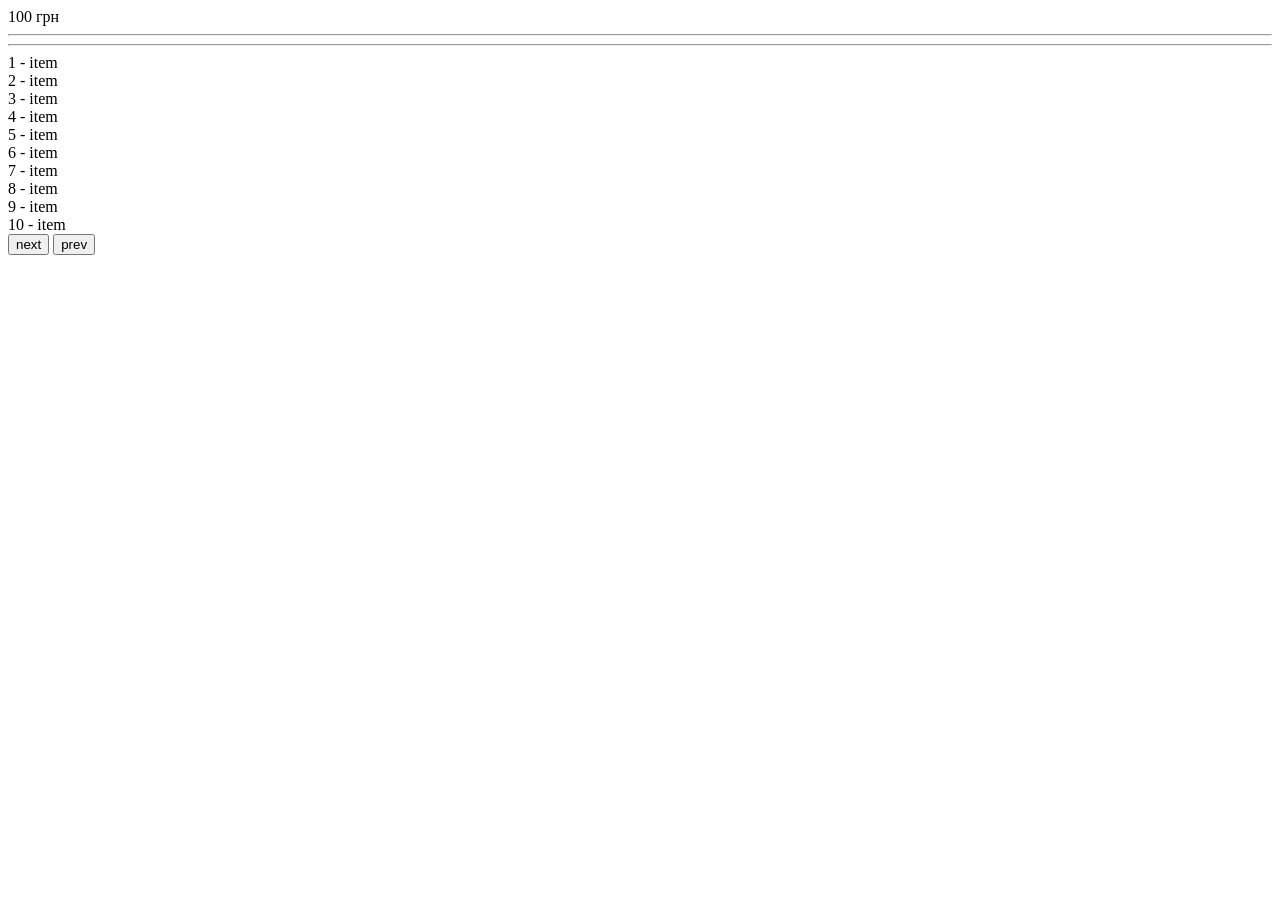
<file: homeworks/hw10/index.html>
<!doctype html>
<html lang="en">
<head>
    <meta charset="UTF-8">
    <meta name="viewport" content="width=device-width, user-scalable=no, initial-scale=1.0, maximum-scale=1.0, minimum-scale=1.0">
    <meta http-equiv="X-UA-Compatible" content="ie=edge">
    <title>Document</title>
</head>
<body>
<!--------1-завдання---------->
<div id="box"></div>
<hr>
<!--------2-завдання---------->
<hr>
<div id="block"></div>
<button id="next">next</button>
<button id="prev">prev</button>

<script src="main.js"></script>
</body>
</html>
</file>
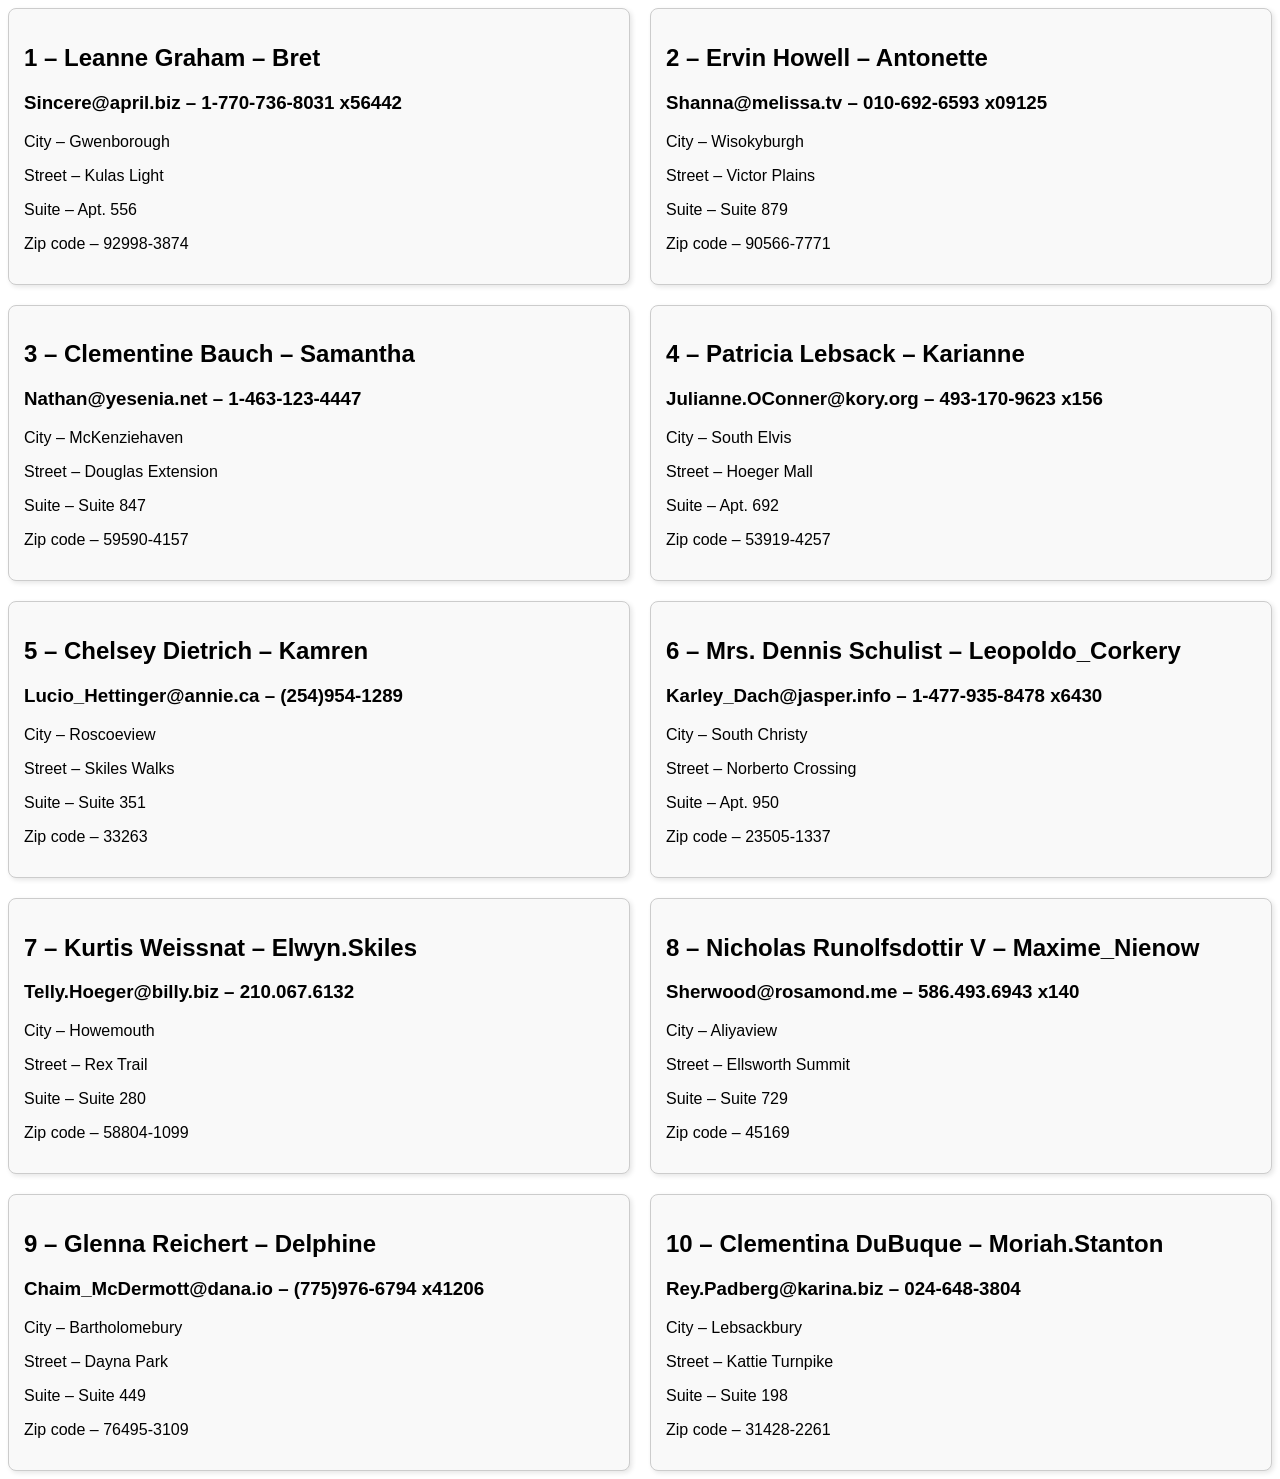
<file: homeworks/hw3/index.html>
<!doctype html>
<html lang="en">
<head>
    <meta charset="UTF-8">
    <meta name="viewport"
          content="width=device-width, user-scalable=no, initial-scale=1.0, maximum-scale=1.0, minimum-scale=1.0">
    <meta http-equiv="X-UA-Compatible" content="ie=edge">
    <title>Document</title>
    <link rel="stylesheet" href="style.css">
</head>
<body>

<script src="main.js"></script>
</body>
</html>
</file>
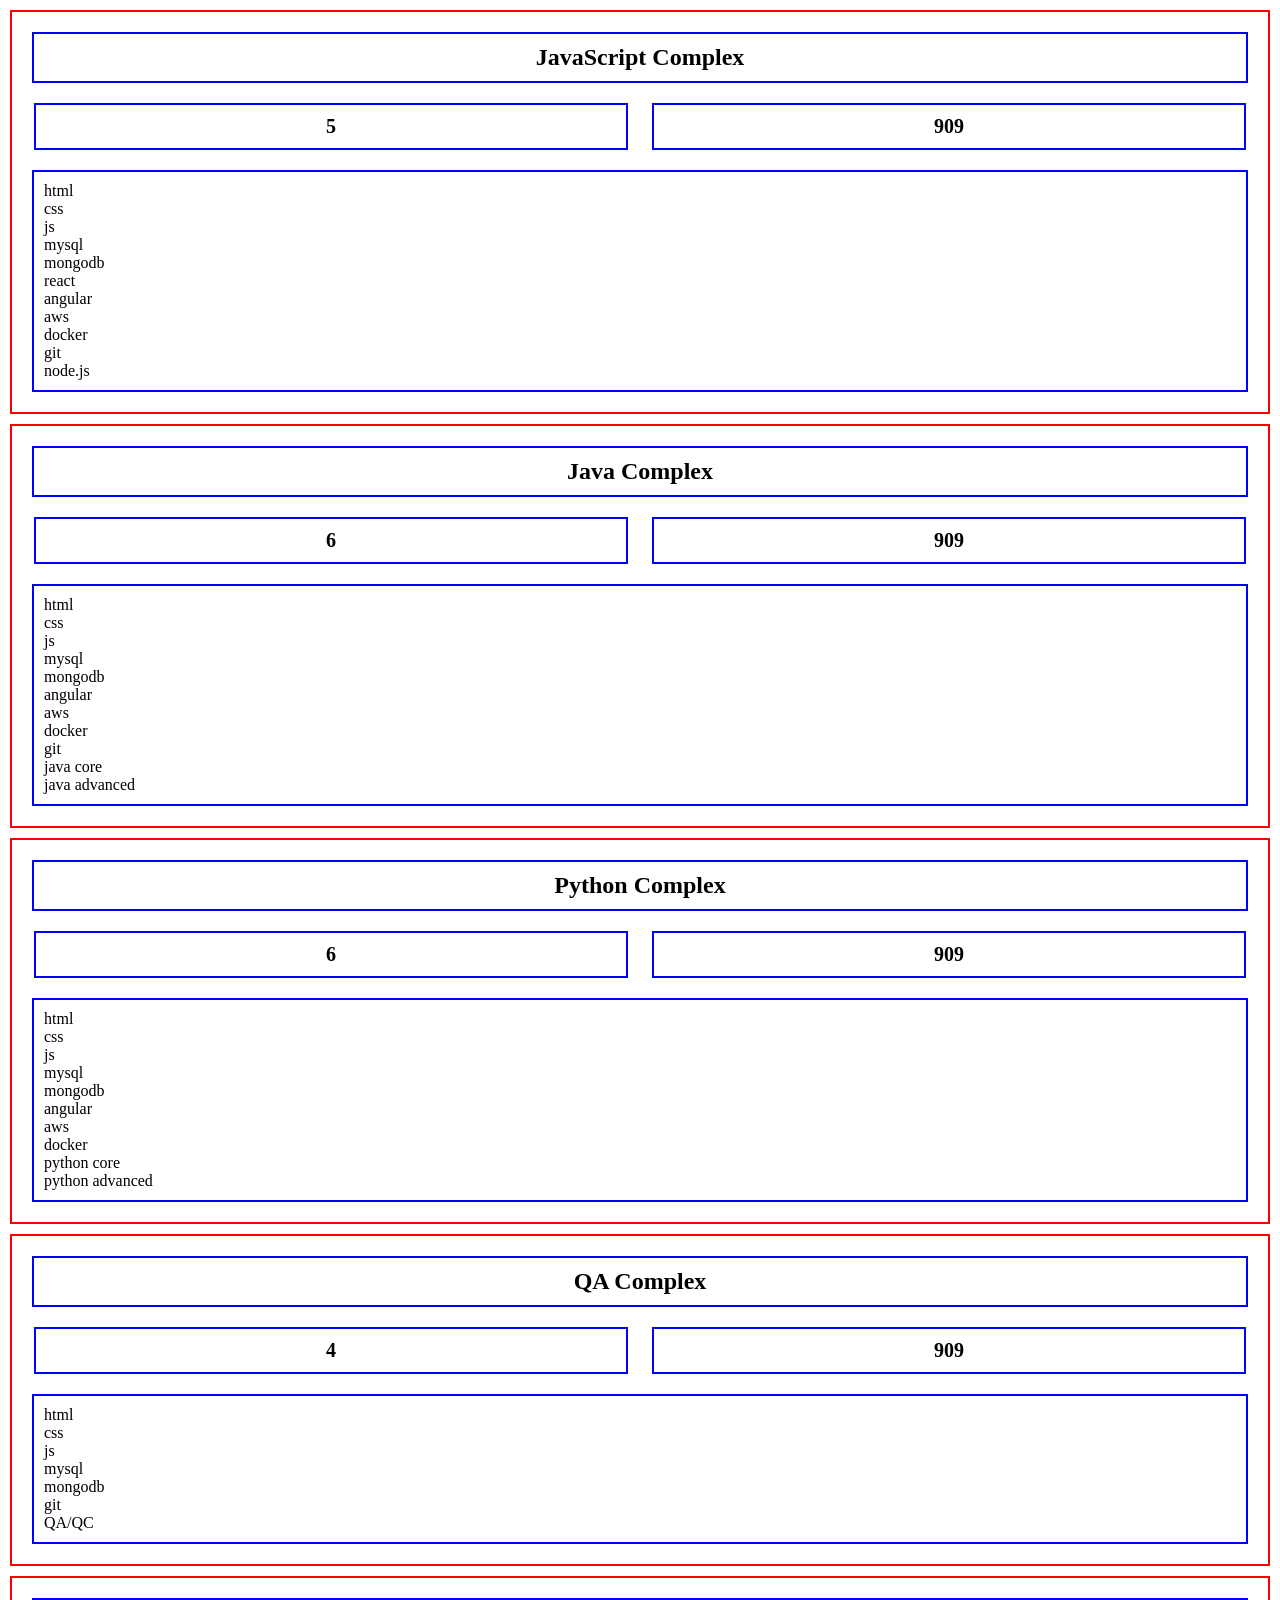
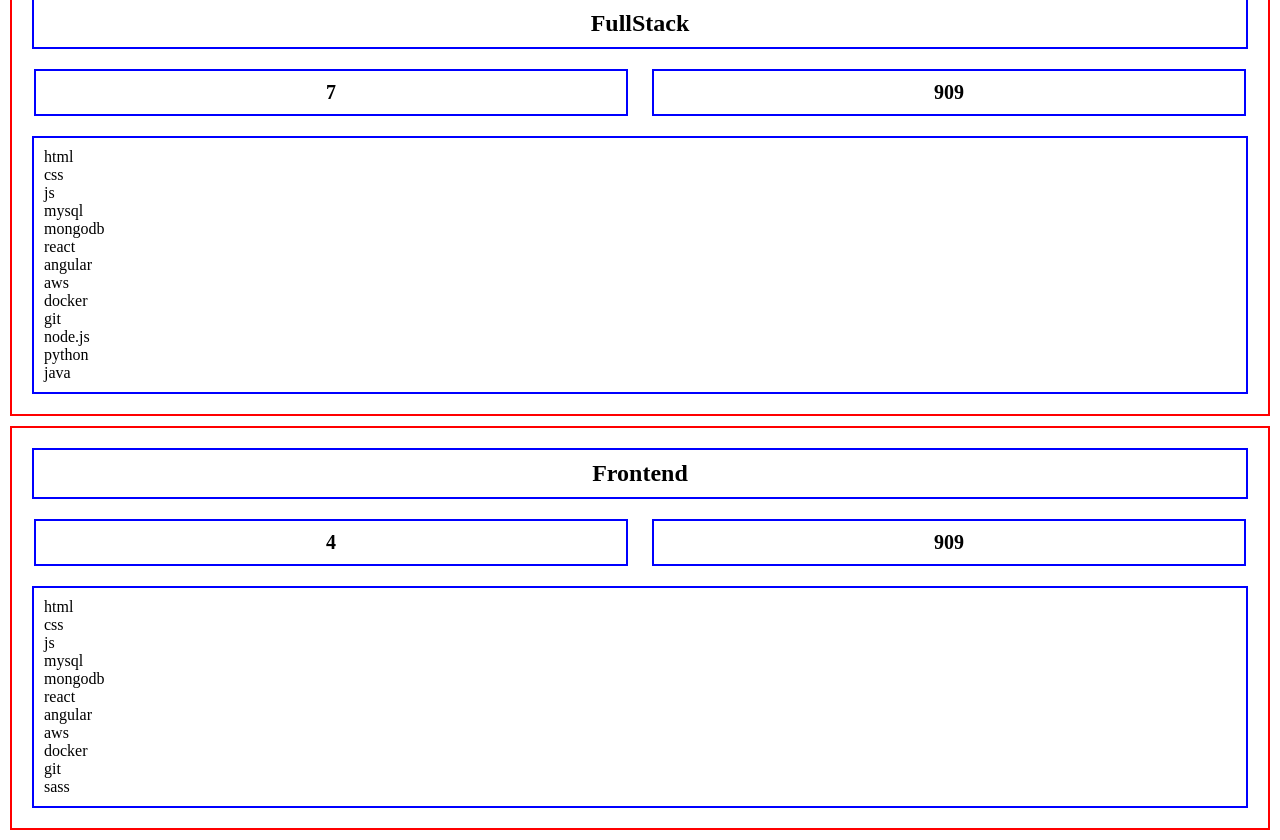
<file: homeworks/hw9/index.html>
<!doctype html>
<html lang="en">
<head>
    <meta charset="UTF-8">
    <meta name="viewport" content="width=device-width, user-scalable=no, initial-scale=1.0, maximum-scale=1.0, minimum-scale=1.0">
    <meta http-equiv="X-UA-Compatible" content="ie=edge">
    <title>Document</title>
    <link rel="stylesheet" href="style.css">
</head>
<body>

<script src="main.js"></script>
</body>
</html>
</file>
<file: homeworks/hw3/style.css>
body {
    font-family: Arial, sans-serif;
}

.users-box {
    display: grid;
    grid-template-columns: repeat(2, 1fr);
    gap: 20px;
}

.user-block {
    border: 1px solid #ccc;
    padding: 15px;
    box-shadow: 2px 2px 5px rgba(0, 0, 0, 0.1);
    background-color: #f9f9f9;
    border-radius: 8px;
}
</file>
<file: homeworks/hw9/style.css>
* {
    box-sizing: border-box;
    margin: 0;
    padding: 0;
}

.course {
    border: 2px solid red;
    margin: 10px;
    padding: 10px;
}


.title {
    text-align: center;
    border: 2px solid blue;
    margin: 10px;
    padding: 10px;
}

.text1, .text2 {
    display: inline-block;
    width: 48%;
    box-sizing: border-box;
    border: 2px solid blue;
    padding: 10px;
    margin: 10px 1%;
    text-align: center;
    vertical-align: top;
    font-weight: 600;
    font-size: 20px;
}

.modules {
    border: 2px solid blue;
    margin: 10px;
    padding: 10px;
}

.modules li {
    list-style-type: none;
}
</file>
